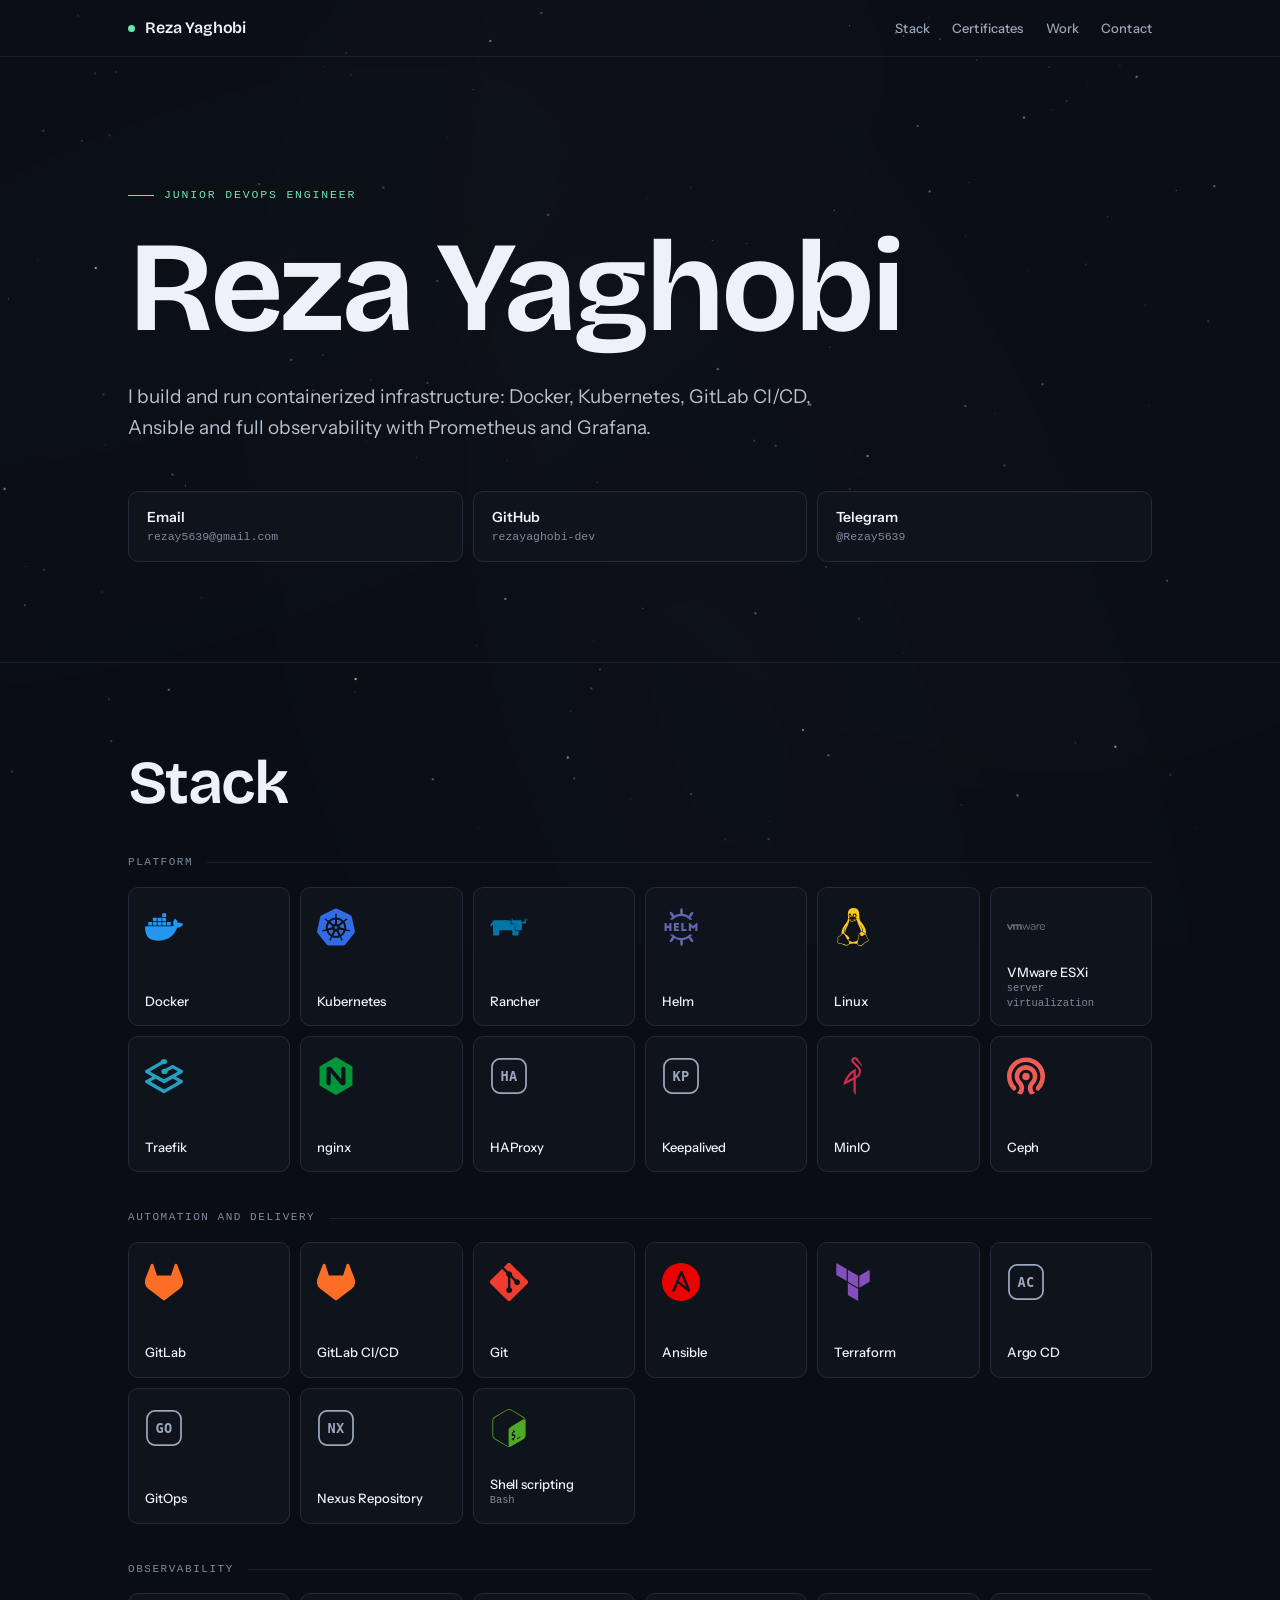
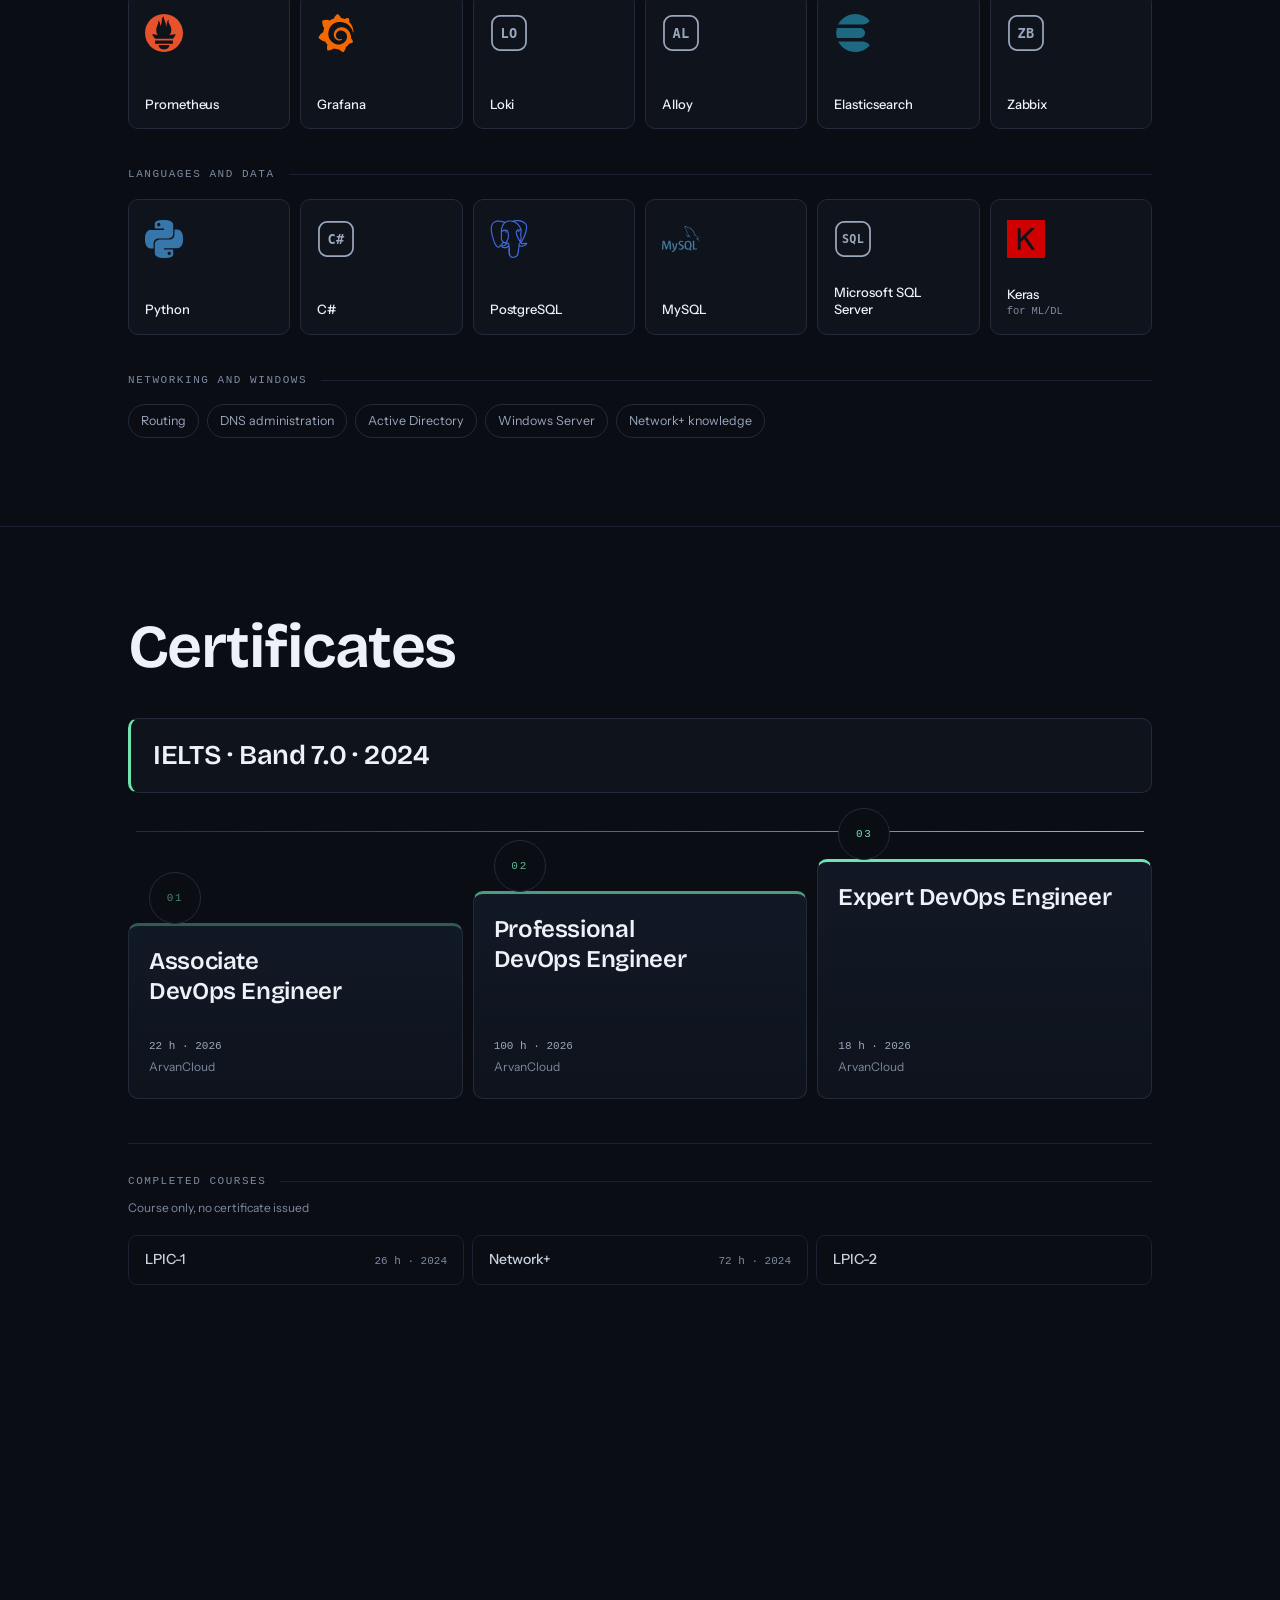
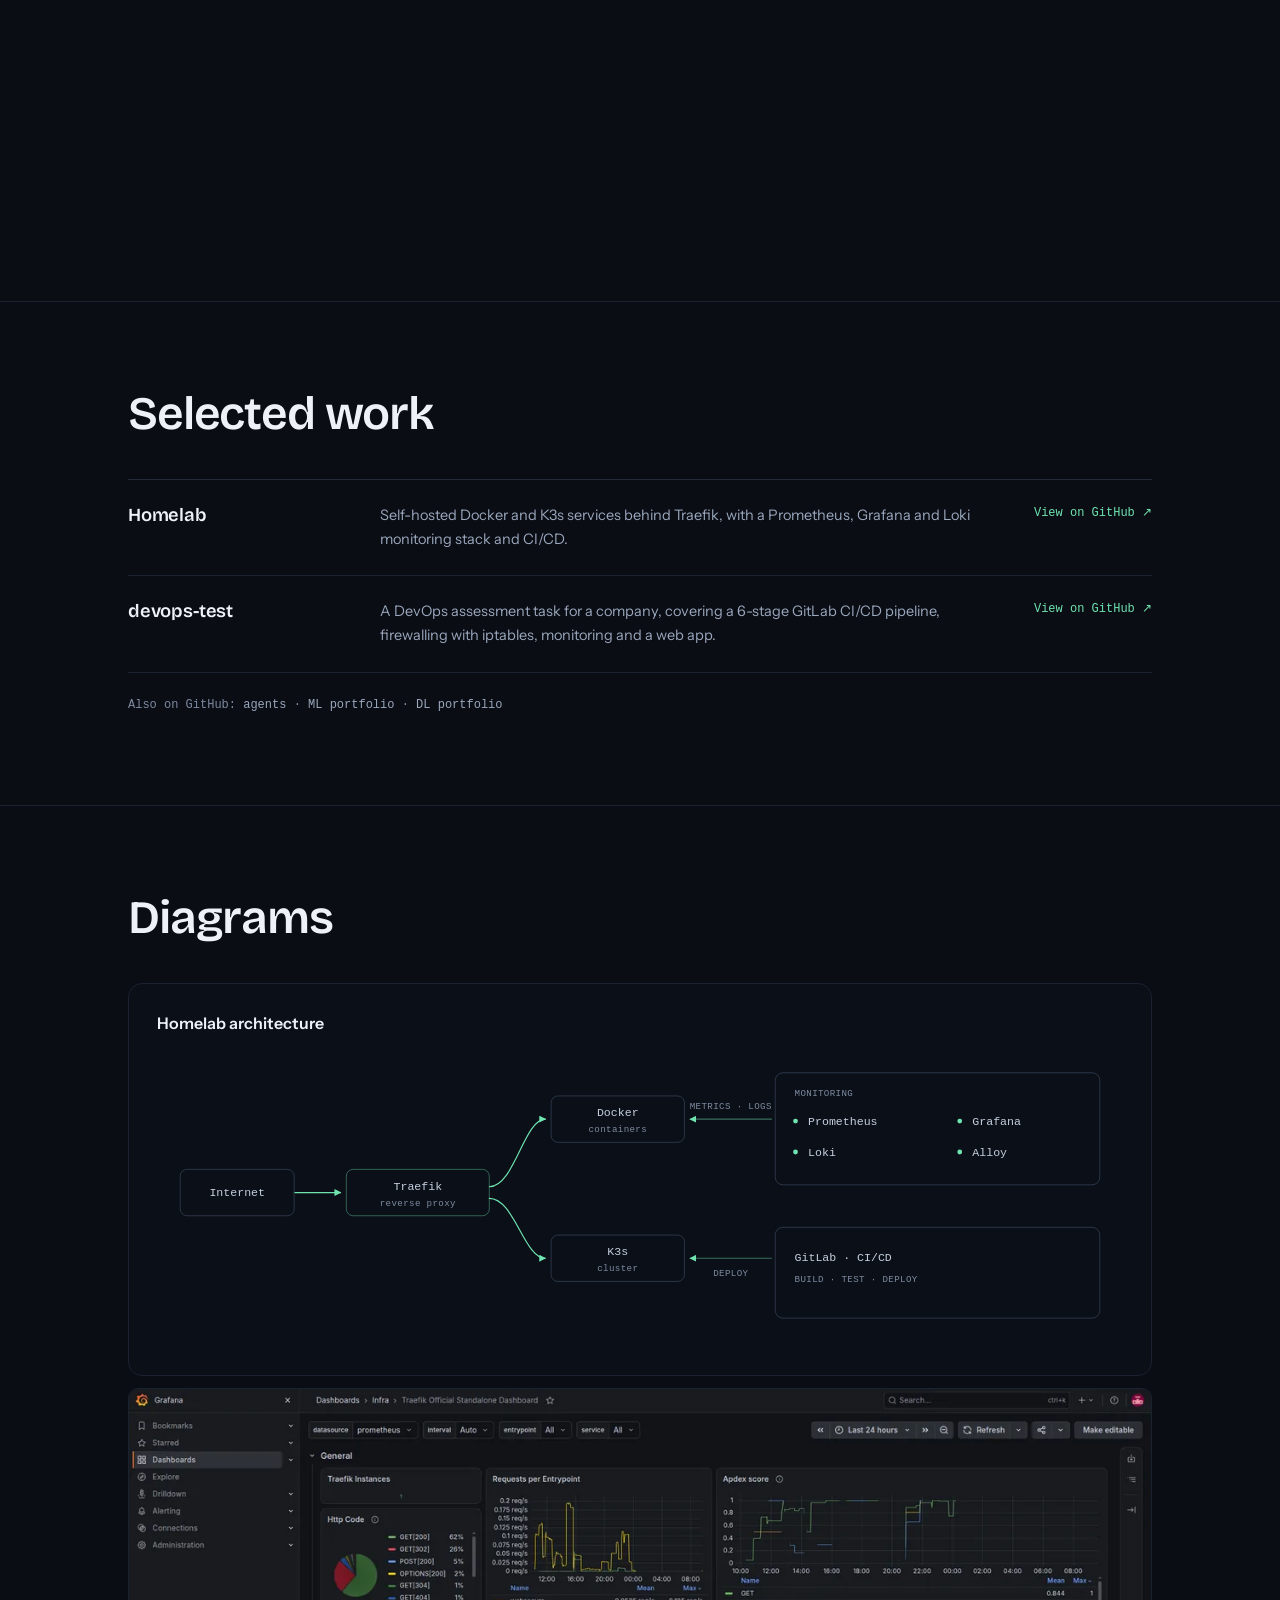
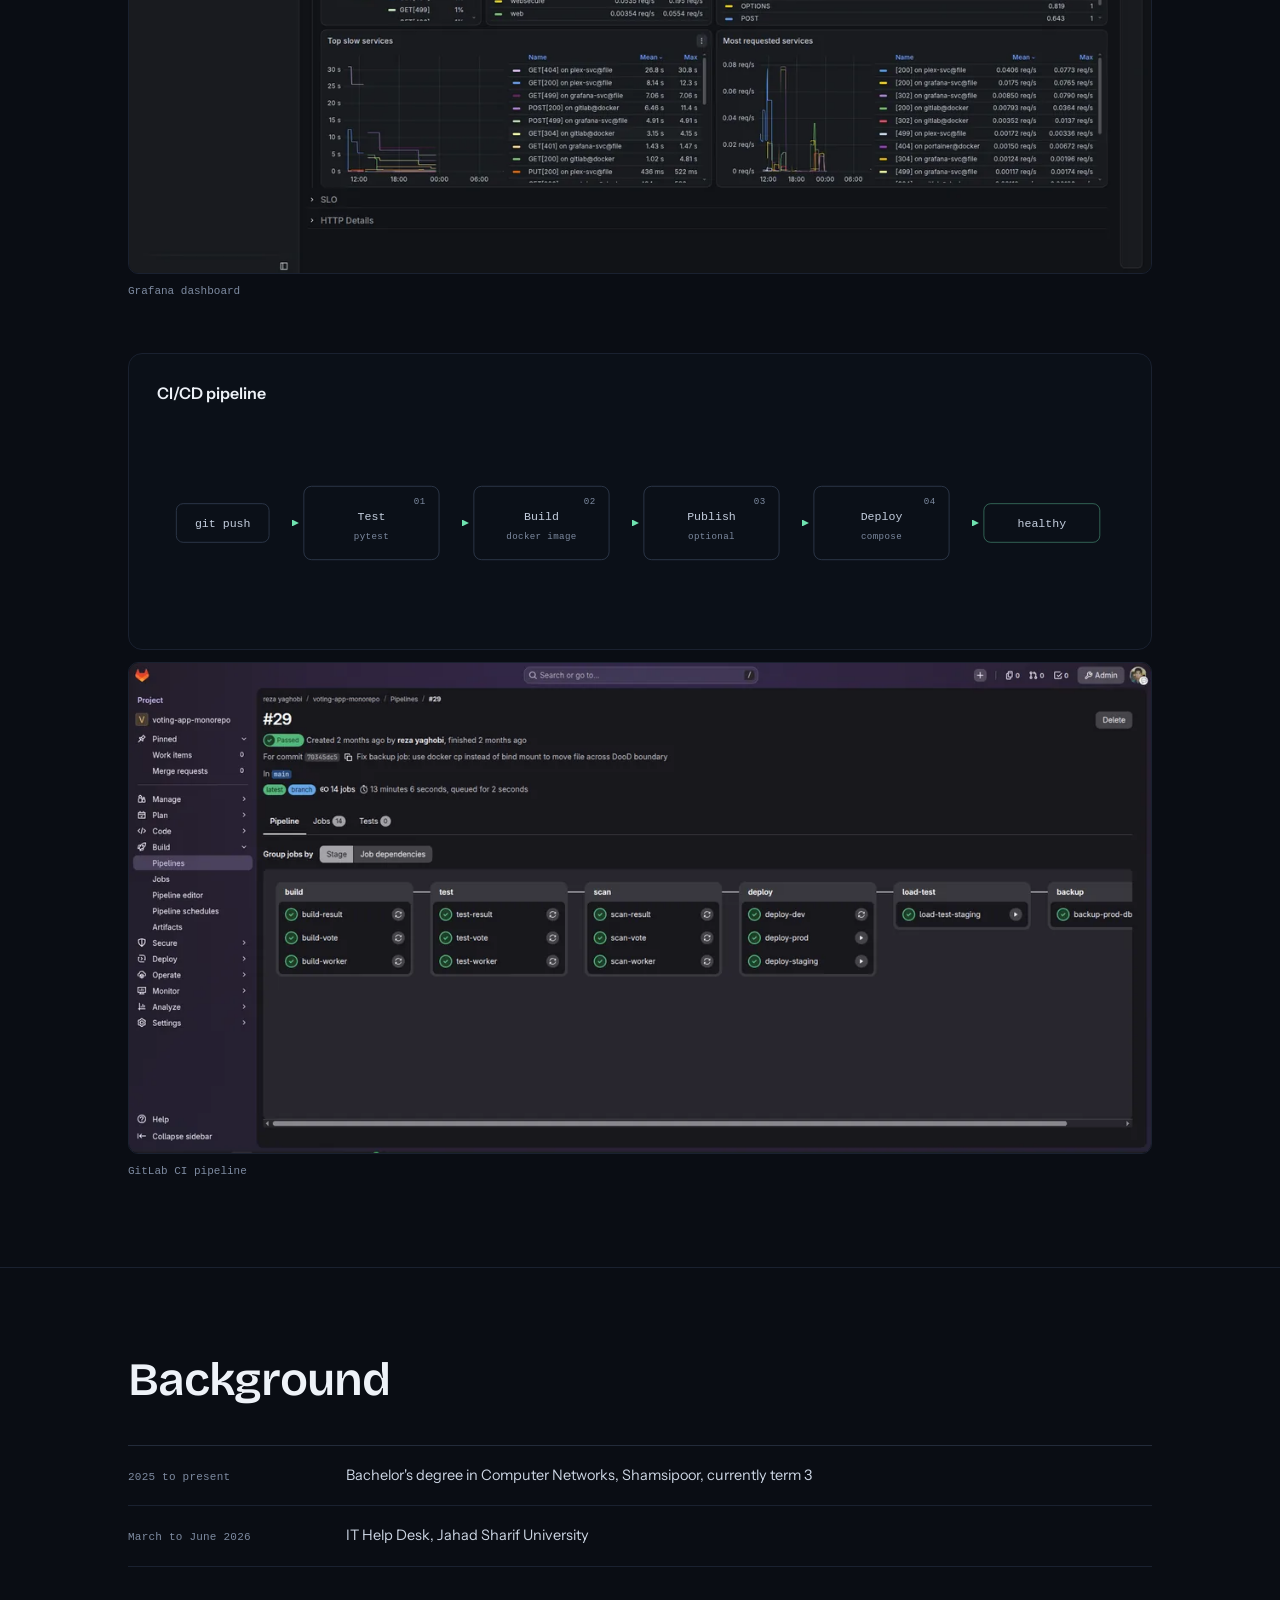
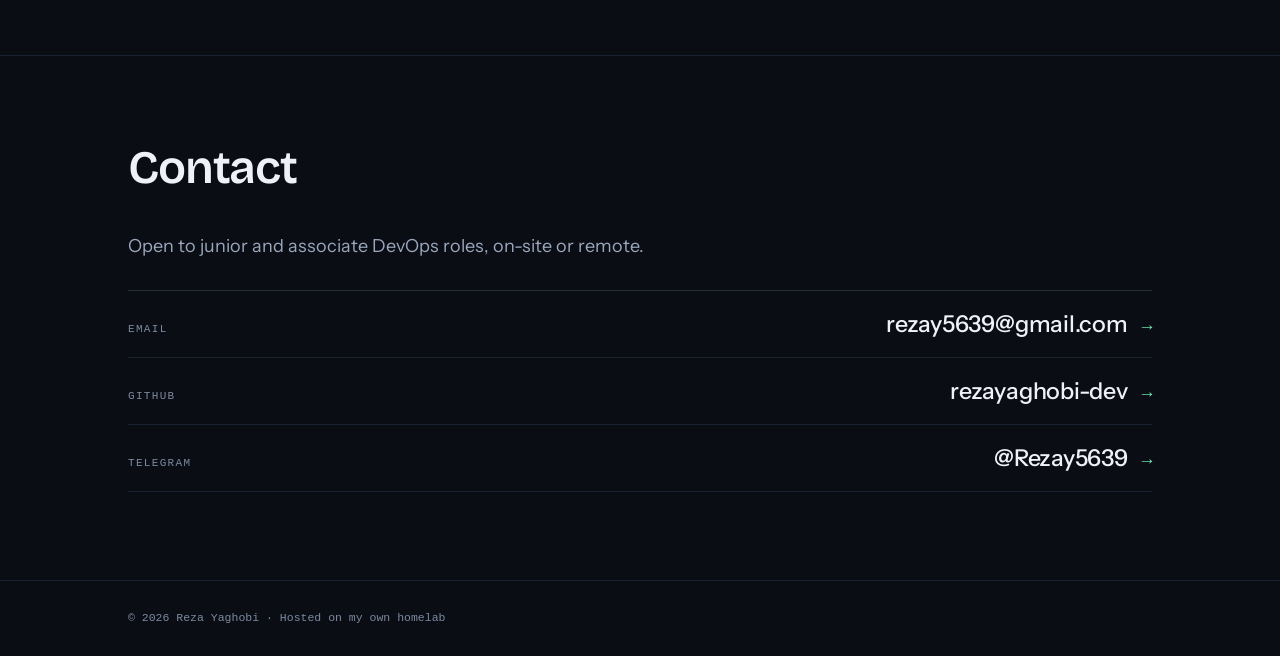
<file: index.html>
<!DOCTYPE html>
<html lang="en">
<head>
  <meta charset="utf-8">
  <meta name="viewport" content="width=device-width, initial-scale=1">
  <title>Reza Yaghobi · Junior DevOps engineer</title>
  <meta name="description" content="Reza Yaghobi is a junior DevOps engineer working with Docker, Kubernetes, GitLab CI/CD, Ansible, Prometheus and Grafana.">
  <meta name="theme-color" content="#0a0d14">
  <link rel="canonical" href="https://rezayaghobi.ir/">

  <meta property="og:type" content="website">
  <meta property="og:url" content="https://rezayaghobi.ir/">
  <meta property="og:title" content="Reza Yaghobi · Junior DevOps engineer">
  <meta property="og:description" content="Reza Yaghobi is a junior DevOps engineer working with Docker, Kubernetes, GitLab CI/CD, Ansible, Prometheus and Grafana.">
  <meta property="og:image" content="/assets/img/og.png">
  <meta property="og:image:alt" content="Reza Yaghobi — Junior DevOps engineer">
  <meta property="og:image:width" content="1200">
  <meta property="og:image:height" content="630">
  <meta name="twitter:card" content="summary_large_image">
  <meta name="twitter:title" content="Reza Yaghobi · Junior DevOps engineer">
  <meta name="twitter:description" content="Junior DevOps engineer working with Docker, Kubernetes, GitLab CI/CD, Ansible, Prometheus and Grafana.">
  <meta name="twitter:image" content="/assets/img/og.png">

  <link rel="icon" href="favicon.svg" type="image/svg+xml">
  <link rel="preload" href="assets/fonts/bricolage-grotesque-latin-wght-normal.woff2" as="font" type="font/woff2" crossorigin>
  <link rel="preload" href="assets/fonts/instrument-sans-latin-wght-normal.woff2" as="font" type="font/woff2" crossorigin>
  <link rel="stylesheet" href="assets/brand.css">
  <link rel="stylesheet" href="assets/style.css">
  <script src="assets/boot.js"></script>
</head>
<body>
  <a class="skip-link" href="#main">Skip to content</a>
  <div class="progress" aria-hidden="true"></div>

  <header class="site-header">
    <div class="wrap site-header__inner">
      <a class="brand" href="#main">Reza Yaghobi</a>
      <nav class="site-nav" aria-label="Main">
        <a href="#stack">Stack</a>
        <a href="#certificates">Certificates</a>
        <a href="#work">Work</a>
        <a href="#contact">Contact</a>
      </nav>
    </div>
  </header>

  <main id="main">
    <section class="hero" aria-labelledby="hero-title">
      <div class="wrap">
        <p class="hero__label">Junior DevOps engineer</p>
        <h1 class="hero__title" id="hero-title">Reza Yaghobi</h1>
        <p class="hero__lede">I build and run containerized infrastructure: Docker, Kubernetes, GitLab CI/CD, Ansible and full observability with Prometheus and Grafana.</p>
        <div class="hero__actions">
          <a class="action" href="mailto:rezay5639@gmail.com">
            <span class="action__label">Email</span>
            <span class="action__meta">rezay5639@gmail.com</span>
          </a>
          <a class="action" href="https://github.com/rezayaghobi-dev" rel="noopener noreferrer">
            <span class="action__label">GitHub</span>
            <span class="action__meta">rezayaghobi-dev</span>
          </a>
          <a class="action" href="https://t.me/Rezay5639" rel="noopener noreferrer">
            <span class="action__label">Telegram</span>
            <span class="action__meta">@Rezay5639</span>
          </a>
        </div>
      </div>
    </section>

    <section class="section section--stack reveal" id="stack" aria-labelledby="stack-title">
      <div class="wrap">
        <div class="section__head">
          <h2 class="section__title" id="stack-title">Stack</h2>
        </div>

        <h3 class="group-title">Platform</h3>
        <ul class="tiles">
          <li class="tile brand--docker">
            <img class="tile__icon" src="assets/icons/docker.svg" alt="" width="38" height="38" decoding="async" aria-hidden="true">
            <span class="tile__name">Docker</span>
          </li>
          <li class="tile brand--kubernetes">
            <img class="tile__icon" src="assets/icons/kubernetes.svg" alt="" width="38" height="38" decoding="async" aria-hidden="true">
            <span class="tile__name">Kubernetes</span>
          </li>
          <li class="tile brand--rancher">
            <img class="tile__icon" src="assets/icons/rancher.svg" alt="" width="38" height="38" decoding="async" aria-hidden="true">
            <span class="tile__name">Rancher</span>
          </li>
          <li class="tile brand--helm">
            <img class="tile__icon" src="assets/icons/helm.svg" alt="" width="38" height="38" decoding="async" aria-hidden="true">
            <span class="tile__name">Helm</span>
          </li>
          <li class="tile brand--linux">
            <img class="tile__icon" src="assets/icons/linux.svg" alt="" width="38" height="38" decoding="async" aria-hidden="true">
            <span class="tile__name">Linux</span>
          </li>
          <li class="tile brand--vmware">
            <img class="tile__icon" src="assets/icons/vmware.svg" alt="" width="38" height="38" decoding="async" aria-hidden="true">
            <span class="tile__name">VMware ESXi<span class="tile__note">server virtualization</span></span>
          </li>
          <li class="tile brand--traefik">
            <img class="tile__icon" src="assets/icons/traefik.svg" alt="" width="38" height="38" decoding="async" aria-hidden="true">
            <span class="tile__name">Traefik</span>
          </li>
          <li class="tile brand--nginx">
            <img class="tile__icon" src="assets/icons/nginx.svg" alt="" width="38" height="38" decoding="async" aria-hidden="true">
            <span class="tile__name">nginx</span>
          </li>
          <li class="tile brand--haproxy">
            <img class="tile__icon" src="assets/icons/haproxy.svg" alt="" width="38" height="38" decoding="async" aria-hidden="true">
            <span class="tile__name">HAProxy</span>
          </li>
          <li class="tile brand--keepalived">
            <img class="tile__icon" src="assets/icons/keepalived.svg" alt="" width="38" height="38" decoding="async" aria-hidden="true">
            <span class="tile__name">Keepalived</span>
          </li>
          <li class="tile brand--minio">
            <img class="tile__icon" src="assets/icons/minio.svg" alt="" width="38" height="38" decoding="async" aria-hidden="true">
            <span class="tile__name">MinIO</span>
          </li>
          <li class="tile brand--ceph">
            <img class="tile__icon" src="assets/icons/ceph.svg" alt="" width="38" height="38" decoding="async" aria-hidden="true">
            <span class="tile__name">Ceph</span>
          </li>
        </ul>

        <h3 class="group-title">Automation and delivery</h3>
        <ul class="tiles">
          <li class="tile brand--gitlab">
            <img class="tile__icon" src="assets/icons/gitlab.svg" alt="" width="38" height="38" decoding="async" aria-hidden="true">
            <span class="tile__name">GitLab</span>
          </li>
          <li class="tile brand--gitlab-ci">
            <img class="tile__icon" src="assets/icons/gitlab-ci.svg" alt="" width="38" height="38" decoding="async" aria-hidden="true">
            <span class="tile__name">GitLab CI/CD</span>
          </li>
          <li class="tile brand--git">
            <img class="tile__icon" src="assets/icons/git.svg" alt="" width="38" height="38" decoding="async" aria-hidden="true">
            <span class="tile__name">Git</span>
          </li>
          <li class="tile brand--ansible">
            <img class="tile__icon" src="assets/icons/ansible.svg" alt="" width="38" height="38" decoding="async" aria-hidden="true">
            <span class="tile__name">Ansible</span>
          </li>
          <li class="tile brand--terraform">
            <img class="tile__icon" src="assets/icons/terraform.svg" alt="" width="38" height="38" decoding="async" aria-hidden="true">
            <span class="tile__name">Terraform</span>
          </li>
          <li class="tile brand--argocd">
            <img class="tile__icon" src="assets/icons/argocd.svg" alt="" width="38" height="38" decoding="async" aria-hidden="true">
            <span class="tile__name">Argo CD</span>
          </li>
          <li class="tile brand--gitops">
            <img class="tile__icon" src="assets/icons/gitops.svg" alt="" width="38" height="38" decoding="async" aria-hidden="true">
            <span class="tile__name">GitOps</span>
          </li>
          <li class="tile brand--nexus">
            <img class="tile__icon" src="assets/icons/nexus.svg" alt="" width="38" height="38" decoding="async" aria-hidden="true">
            <span class="tile__name">Nexus Repository</span>
          </li>
          <li class="tile brand--bash">
            <img class="tile__icon" src="assets/icons/bash.svg" alt="" width="38" height="38" decoding="async" aria-hidden="true">
            <span class="tile__name">Shell scripting<span class="tile__note">Bash</span></span>
          </li>
        </ul>

        <h3 class="group-title">Observability</h3>
        <ul class="tiles">
          <li class="tile brand--prometheus">
            <img class="tile__icon" src="assets/icons/prometheus.svg" alt="" width="38" height="38" decoding="async" aria-hidden="true">
            <span class="tile__name">Prometheus</span>
          </li>
          <li class="tile brand--grafana">
            <img class="tile__icon" src="assets/icons/grafana.svg" alt="" width="38" height="38" decoding="async" aria-hidden="true">
            <span class="tile__name">Grafana</span>
          </li>
          <li class="tile brand--loki">
            <img class="tile__icon" src="assets/icons/loki.svg" alt="" width="38" height="38" decoding="async" aria-hidden="true">
            <span class="tile__name">Loki</span>
          </li>
          <li class="tile brand--alloy">
            <img class="tile__icon" src="assets/icons/alloy.svg" alt="" width="38" height="38" decoding="async" aria-hidden="true">
            <span class="tile__name">Alloy</span>
          </li>
          <li class="tile brand--elasticsearch">
            <img class="tile__icon" src="assets/icons/elasticsearch.svg" alt="" width="38" height="38" decoding="async" aria-hidden="true">
            <span class="tile__name">Elasticsearch</span>
          </li>
          <li class="tile brand--zabbix">
            <img class="tile__icon" src="assets/icons/zabbix.svg" alt="" width="38" height="38" decoding="async" aria-hidden="true">
            <span class="tile__name">Zabbix</span>
          </li>
        </ul>

        <h3 class="group-title">Languages and data</h3>
        <ul class="tiles">
          <li class="tile brand--python">
            <img class="tile__icon" src="assets/icons/python.svg" alt="" width="38" height="38" decoding="async" aria-hidden="true">
            <span class="tile__name">Python</span>
          </li>
          <li class="tile brand--csharp">
            <img class="tile__icon" src="assets/icons/csharp.svg" alt="" width="38" height="38" decoding="async" aria-hidden="true">
            <span class="tile__name">C#</span>
          </li>
          <li class="tile brand--postgresql">
            <img class="tile__icon" src="assets/icons/postgresql.svg" alt="" width="38" height="38" decoding="async" aria-hidden="true">
            <span class="tile__name">PostgreSQL</span>
          </li>
          <li class="tile brand--mysql">
            <img class="tile__icon" src="assets/icons/mysql.svg" alt="" width="38" height="38" decoding="async" aria-hidden="true">
            <span class="tile__name">MySQL</span>
          </li>
          <li class="tile brand--mssql">
            <img class="tile__icon" src="assets/icons/mssql.svg" alt="" width="38" height="38" decoding="async" aria-hidden="true">
            <span class="tile__name">Microsoft SQL Server</span>
          </li>
          <li class="tile brand--keras">
            <img class="tile__icon" src="assets/icons/keras.svg" alt="" width="38" height="38" decoding="async" aria-hidden="true">
            <span class="tile__name">Keras<span class="tile__note">for ML/DL</span></span>
          </li>
        </ul>

        <h3 class="group-title">Networking and Windows</h3>
        <ul class="chips">
          <li class="chip">Routing</li>
          <li class="chip">DNS administration</li>
          <li class="chip">Active Directory</li>
          <li class="chip">Windows Server</li>
          <li class="chip">Network+ knowledge</li>
        </ul>
      </div>
    </section>

    <section class="section section--certs reveal" id="certificates" aria-labelledby="certs-title">
      <div class="wrap">
        <div class="section__head">
          <h2 class="section__title" id="certs-title">Certificates</h2>
        </div>

        <p class="cert-ielts">IELTS · Band 7.0 · 2024</p>

        <ol class="ladder" aria-label="ArvanCloud DevOps track">
          <li class="cert-step">
            <span class="cert-step__num">01</span>
            <h3 class="cert-step__name">Associate DevOps Engineer</h3>
            <p class="cert-step__meta">22 h · 2026</p>
            <p class="cert-step__issuer">ArvanCloud</p>
          </li>
          <li class="cert-step">
            <span class="cert-step__num">02</span>
            <h3 class="cert-step__name">Professional DevOps Engineer</h3>
            <p class="cert-step__meta">100 h · 2026</p>
            <p class="cert-step__issuer">ArvanCloud</p>
          </li>
          <li class="cert-step">
            <span class="cert-step__num">03</span>
            <h3 class="cert-step__name">Expert DevOps Engineer</h3>
            <p class="cert-step__meta">18 h · 2026</p>
            <p class="cert-step__issuer">ArvanCloud</p>
          </li>
        </ol>

        <div class="certs-block">
          <h3 class="group-title">Completed courses</h3>
          <p class="group-sub">Course only, no certificate issued</p>
          <ul class="courses">
            <li class="course">
              <span class="course__name">LPIC-1</span>
              <span class="course__meta">26 h · 2024</span>
            </li>
            <li class="course">
              <span class="course__name">Network+</span>
              <span class="course__meta">72 h · 2024</span>
            </li>
            <li class="course">
              <span class="course__name">LPIC-2</span>
            </li>
          </ul>
        </div>
      </div>
    </section>

    <section class="section reveal" id="certificate-images" aria-labelledby="cert-images-title">
      <div class="wrap">
        <div class="section__head">
          <h2 class="section__title" id="cert-images-title">ArvanCloud certificates</h2>
        </div>

        <ul class="cert-gallery">
          <li class="cert-shot">
            <a class="cert-shot__frame" href="assets/img/cert-associate.webp" target="_blank" rel="noopener">
              <img src="assets/img/cert-associate.webp" width="1000" height="707" alt="ArvanCloud Associate DevOps Engineer certificate" loading="lazy" decoding="async">
            </a>
            <p class="cert-shot__caption">Associate DevOps Engineer</p>
          </li>
          <li class="cert-shot">
            <a class="cert-shot__frame" href="assets/img/cert-professional.webp" target="_blank" rel="noopener">
              <img src="assets/img/cert-professional.webp" width="1000" height="703" alt="ArvanCloud Professional DevOps Engineer certificate" loading="lazy" decoding="async">
            </a>
            <p class="cert-shot__caption">Professional DevOps Engineer</p>
          </li>
          <li class="cert-shot">
            <a class="cert-shot__frame" href="assets/img/cert-expert.webp" target="_blank" rel="noopener">
              <img src="assets/img/cert-expert.webp" width="1000" height="706" alt="ArvanCloud Expert DevOps Engineer certificate" loading="lazy" decoding="async">
            </a>
            <p class="cert-shot__caption">Expert DevOps Engineer</p>
          </li>
        </ul>
      </div>
    </section>

    <section class="section reveal" id="work" aria-labelledby="work-title">
      <div class="wrap">
        <div class="section__head">
          <h2 class="section__title" id="work-title">Selected work</h2>
        </div>

        <ul class="work-list">
          <li class="work-row">
            <h3 class="work-row__title">Homelab</h3>
            <p class="work-row__text">Self-hosted Docker and K3s services behind Traefik, with a Prometheus, Grafana and Loki monitoring stack and CI/CD.</p>
            <a class="work-row__link" href="https://github.com/rezayaghobi-dev/homelab" rel="noopener noreferrer">View on GitHub ↗</a>
          </li>
          <li class="work-row">
            <h3 class="work-row__title">devops-test</h3>
            <p class="work-row__text">A DevOps assessment task for a company, covering a 6-stage GitLab CI/CD pipeline, firewalling with iptables, monitoring and a web app.</p>
            <a class="work-row__link" href="https://github.com/rezayaghobi-dev/devops-test" rel="noopener noreferrer">View on GitHub ↗</a>
          </li>
        </ul>

        <p class="work-more">Also on GitHub: <a href="https://github.com/rezayaghobi-dev/agents" rel="noopener noreferrer">agents</a> · <a href="https://github.com/rezayaghobi-dev/ML-portfolio" rel="noopener noreferrer">ML portfolio</a> · <a href="https://github.com/rezayaghobi-dev/DL-portfolio" rel="noopener noreferrer">DL portfolio</a></p>
      </div>
    </section>

    <section class="section reveal" id="diagrams" aria-labelledby="diagrams-title">
      <div class="wrap">
        <div class="section__head">
          <h2 class="section__title" id="diagrams-title">Diagrams</h2>
        </div>

        <div class="diagram-block">
          <div class="diagram">
            <h3 class="diagram__title">Homelab architecture</h3>
            <svg class="diagram--wide" viewBox="0 0 1000 320" role="img" aria-labelledby="hl-w-title hl-w-desc">
              <title id="hl-w-title">Homelab architecture</title>
              <desc id="hl-w-desc">Internet traffic reaches Traefik, which proxies to Docker and K3s workloads. A monitoring group runs Prometheus, Grafana, Loki and Alloy, and GitLab CI/CD deploys the workloads.</desc>
              <defs>
                <marker id="arrow-hl-w" viewBox="0 0 8 8" refX="7" refY="4" markerWidth="6" markerHeight="6" orient="auto">
                  <path d="M0 0 L8 4 L0 8 Z" fill="#6fe3b0"/>
                </marker>
              </defs>

              <path class="dg-line dg-soft draw" pathLength="1" d="M636 84 H552" marker-end="url(#arrow-hl-w)"/>
              <path class="dg-line dg-soft draw d2" pathLength="1" d="M636 228 H552" marker-end="url(#arrow-hl-w)"/>
              <path class="dg-line draw" pathLength="1" d="M142 160 H190" marker-end="url(#arrow-hl-w)"/>
              <path class="dg-line draw d2" pathLength="1" d="M344 154 C370 154 380 84 402 84" marker-end="url(#arrow-hl-w)"/>
              <path class="dg-line draw d3" pathLength="1" d="M344 166 C370 166 380 228 402 228" marker-end="url(#arrow-hl-w)"/>

              <rect class="dg-box" x="24" y="136" width="118" height="48" rx="7"/>
              <text class="dg-text" x="83" y="160" text-anchor="middle" dominant-baseline="middle">Internet</text>

              <rect class="dg-box dg-box--accent" x="196" y="136" width="148" height="48" rx="7"/>
              <text class="dg-text" x="270" y="154" text-anchor="middle" dominant-baseline="middle">Traefik</text>
              <text class="dg-sub" x="270" y="171" text-anchor="middle" dominant-baseline="middle">reverse proxy</text>

              <rect class="dg-box" x="408" y="60" width="138" height="48" rx="7"/>
              <text class="dg-text" x="477" y="78" text-anchor="middle" dominant-baseline="middle">Docker</text>
              <text class="dg-sub" x="477" y="95" text-anchor="middle" dominant-baseline="middle">containers</text>

              <rect class="dg-box" x="408" y="204" width="138" height="48" rx="7"/>
              <text class="dg-text" x="477" y="222" text-anchor="middle" dominant-baseline="middle">K3s</text>
              <text class="dg-sub" x="477" y="239" text-anchor="middle" dominant-baseline="middle">cluster</text>

              <rect class="dg-box" x="640" y="36" width="336" height="116" rx="8"/>
              <text class="dg-sub" x="660" y="58" dominant-baseline="middle">MONITORING</text>
              <circle class="dg-node" cx="661" cy="86" r="2.5"/>
              <text class="dg-text" x="674" y="87" dominant-baseline="middle">Prometheus</text>
              <circle class="dg-node" cx="831" cy="86" r="2.5"/>
              <text class="dg-text" x="844" y="87" dominant-baseline="middle">Grafana</text>
              <circle class="dg-node" cx="661" cy="118" r="2.5"/>
              <text class="dg-text" x="674" y="119" dominant-baseline="middle">Loki</text>
              <circle class="dg-node" cx="831" cy="118" r="2.5"/>
              <text class="dg-text" x="844" y="119" dominant-baseline="middle">Alloy</text>

              <rect class="dg-box" x="640" y="196" width="336" height="94" rx="8"/>
              <text class="dg-text" x="660" y="228" dominant-baseline="middle">GitLab · CI/CD</text>
              <text class="dg-sub" x="660" y="250" dominant-baseline="middle">BUILD · TEST · DEPLOY</text>

              <text class="dg-sub" x="594" y="74" text-anchor="middle">METRICS · LOGS</text>
              <text class="dg-sub" x="594" y="246" text-anchor="middle">DEPLOY</text>
            </svg>

            <svg class="diagram--narrow" viewBox="0 0 340 560" role="img" aria-labelledby="hl-n-title hl-n-desc">
              <title id="hl-n-title">Homelab architecture</title>
              <desc id="hl-n-desc">Internet traffic reaches Traefik, which proxies to Docker and K3s workloads. A monitoring group runs Prometheus, Grafana, Loki and Alloy, and GitLab CI/CD deploys the workloads.</desc>
              <defs>
                <marker id="arrow-hl-n" viewBox="0 0 8 8" refX="7" refY="4" markerWidth="6" markerHeight="6" orient="auto">
                  <path d="M0 0 L8 4 L0 8 Z" fill="#6fe3b0"/>
                </marker>
              </defs>

              <path class="dg-line draw" pathLength="1" d="M170 58 V88" marker-end="url(#arrow-hl-n)"/>
              <path class="dg-line draw d2" pathLength="1" d="M170 140 V156 H94 V176" marker-end="url(#arrow-hl-n)"/>
              <path class="dg-line draw d2" pathLength="1" d="M170 156 H248 V176" marker-end="url(#arrow-hl-n)"/>
              <path class="dg-line dg-soft draw d3" pathLength="1" d="M94 276 V234" marker-end="url(#arrow-hl-n)"/>
              <path class="dg-line dg-soft draw d3" pathLength="1" d="M248 276 V234" marker-end="url(#arrow-hl-n)"/>
              <path class="dg-line dg-soft draw d4" pathLength="1" d="M316 472 H330 V205 H320" marker-end="url(#arrow-hl-n)"/>

              <rect class="dg-box" x="95" y="16" width="150" height="42" rx="7"/>
              <text class="dg-text" x="170" y="37" text-anchor="middle" dominant-baseline="middle">Internet</text>

              <rect class="dg-box dg-box--accent" x="90" y="94" width="160" height="46" rx="7"/>
              <text class="dg-text" x="170" y="111" text-anchor="middle" dominant-baseline="middle">Traefik</text>
              <text class="dg-sub" x="170" y="127" text-anchor="middle" dominant-baseline="middle">reverse proxy</text>

              <rect class="dg-box" x="24" y="182" width="140" height="46" rx="7"/>
              <text class="dg-text" x="94" y="205" text-anchor="middle" dominant-baseline="middle">Docker</text>

              <rect class="dg-box" x="180" y="182" width="136" height="46" rx="7"/>
              <text class="dg-text" x="248" y="205" text-anchor="middle" dominant-baseline="middle">K3s</text>

              <rect class="dg-box" x="24" y="276" width="292" height="100" rx="8"/>
              <text class="dg-sub" x="40" y="298" dominant-baseline="middle">MONITORING</text>
              <circle class="dg-node" cx="41" cy="326" r="2.5"/>
              <text class="dg-text" x="54" y="327" dominant-baseline="middle">Prometheus</text>
              <circle class="dg-node" cx="181" cy="326" r="2.5"/>
              <text class="dg-text" x="194" y="327" dominant-baseline="middle">Grafana</text>
              <circle class="dg-node" cx="41" cy="352" r="2.5"/>
              <text class="dg-text" x="54" y="353" dominant-baseline="middle">Loki</text>
              <circle class="dg-node" cx="181" cy="352" r="2.5"/>
              <text class="dg-text" x="194" y="353" dominant-baseline="middle">Alloy</text>

              <rect class="dg-box" x="24" y="424" width="292" height="96" rx="8"/>
              <text class="dg-text" x="40" y="452" dominant-baseline="middle">GitLab · CI/CD</text>
              <text class="dg-sub" x="40" y="474" dominant-baseline="middle">BUILD · TEST · DEPLOY</text>
              <text class="dg-sub" x="40" y="496" dominant-baseline="middle">DEPLOY TO WORKLOADS</text>
            </svg>
          </div>

          <figure class="shot">
            <div class="shot__frame">
              <img src="assets/img/dashboard-1200.webp" width="1200" height="568" alt="Grafana dashboard showing a metrics graph" loading="lazy" decoding="async">
            </div>
            <figcaption>Grafana dashboard</figcaption>
          </figure>
        </div>

        <div class="diagram-block">
          <div class="diagram">
            <h3 class="diagram__title">CI/CD pipeline</h3>
            <svg class="diagram--wide" viewBox="0 0 1000 220" role="img" aria-labelledby="ci-w-title ci-w-desc">
              <title id="ci-w-title">CI/CD pipeline</title>
              <desc id="ci-w-desc">A commit is pushed, then the pipeline runs the test, build, publish and deploy stages in order, and ends with a healthy container.</desc>
              <defs>
                <marker id="arrow-ci-w" viewBox="0 0 8 8" refX="7" refY="4" markerWidth="6" markerHeight="6" orient="auto">
                  <path d="M0 0 L8 4 L0 8 Z" fill="#6fe3b0"/>
                </marker>
              </defs>

              <path class="dg-line draw" pathLength="1" d="M116 118 H146" marker-end="url(#arrow-ci-w)"/>
              <path class="dg-line draw d2" pathLength="1" d="M292 118 H322" marker-end="url(#arrow-ci-w)"/>
              <path class="dg-line draw d3" pathLength="1" d="M468 118 H498" marker-end="url(#arrow-ci-w)"/>
              <path class="dg-line draw d4" pathLength="1" d="M644 118 H674" marker-end="url(#arrow-ci-w)"/>
              <path class="dg-line draw d5" pathLength="1" d="M820 118 H850" marker-end="url(#arrow-ci-w)"/>

              <rect class="dg-box" x="20" y="98" width="96" height="40" rx="7"/>
              <text class="dg-text" x="68" y="119" text-anchor="middle" dominant-baseline="middle">git push</text>

              <rect class="dg-box" x="152" y="80" width="140" height="76" rx="8"/>
              <text class="dg-sub" x="278" y="98" text-anchor="end">01</text>
              <text class="dg-text" x="222" y="112" text-anchor="middle" dominant-baseline="middle">Test</text>
              <text class="dg-sub" x="222" y="132" text-anchor="middle" dominant-baseline="middle">pytest</text>

              <rect class="dg-box" x="328" y="80" width="140" height="76" rx="8"/>
              <text class="dg-sub" x="454" y="98" text-anchor="end">02</text>
              <text class="dg-text" x="398" y="112" text-anchor="middle" dominant-baseline="middle">Build</text>
              <text class="dg-sub" x="398" y="132" text-anchor="middle" dominant-baseline="middle">docker image</text>

              <rect class="dg-box" x="504" y="80" width="140" height="76" rx="8"/>
              <text class="dg-sub" x="630" y="98" text-anchor="end">03</text>
              <text class="dg-text" x="574" y="112" text-anchor="middle" dominant-baseline="middle">Publish</text>
              <text class="dg-sub" x="574" y="132" text-anchor="middle" dominant-baseline="middle">optional</text>

              <rect class="dg-box" x="680" y="80" width="140" height="76" rx="8"/>
              <text class="dg-sub" x="806" y="98" text-anchor="end">04</text>
              <text class="dg-text" x="750" y="112" text-anchor="middle" dominant-baseline="middle">Deploy</text>
              <text class="dg-sub" x="750" y="132" text-anchor="middle" dominant-baseline="middle">compose</text>

              <rect class="dg-box dg-box--accent" x="856" y="98" width="120" height="40" rx="7"/>
              <text class="dg-text" x="916" y="119" text-anchor="middle" dominant-baseline="middle">healthy</text>
            </svg>

            <svg class="diagram--narrow" viewBox="0 0 340 520" role="img" aria-labelledby="ci-n-title ci-n-desc">
              <title id="ci-n-title">CI/CD pipeline</title>
              <desc id="ci-n-desc">A commit is pushed, then the pipeline runs the test, build, publish and deploy stages in order, and ends with a healthy container.</desc>
              <defs>
                <marker id="arrow-ci-n" viewBox="0 0 8 8" refX="7" refY="4" markerWidth="6" markerHeight="6" orient="auto">
                  <path d="M0 0 L8 4 L0 8 Z" fill="#6fe3b0"/>
                </marker>
              </defs>

              <path class="dg-line draw" pathLength="1" d="M170 56 V84" marker-end="url(#arrow-ci-n)"/>
              <path class="dg-line draw d2" pathLength="1" d="M170 154 V178" marker-end="url(#arrow-ci-n)"/>
              <path class="dg-line draw d3" pathLength="1" d="M170 248 V272" marker-end="url(#arrow-ci-n)"/>
              <path class="dg-line draw d4" pathLength="1" d="M170 342 V366" marker-end="url(#arrow-ci-n)"/>
              <path class="dg-line draw d5" pathLength="1" d="M170 436 V460" marker-end="url(#arrow-ci-n)"/>

              <rect class="dg-box" x="110" y="16" width="120" height="40" rx="7"/>
              <text class="dg-text" x="170" y="37" text-anchor="middle" dominant-baseline="middle">git push</text>

              <rect class="dg-box" x="50" y="90" width="240" height="64" rx="8"/>
              <text class="dg-sub" x="276" y="108" text-anchor="end">01</text>
              <text class="dg-text" x="170" y="116" text-anchor="middle" dominant-baseline="middle">Test</text>
              <text class="dg-sub" x="170" y="137" text-anchor="middle" dominant-baseline="middle">pytest</text>

              <rect class="dg-box" x="50" y="184" width="240" height="64" rx="8"/>
              <text class="dg-sub" x="276" y="202" text-anchor="end">02</text>
              <text class="dg-text" x="170" y="210" text-anchor="middle" dominant-baseline="middle">Build</text>
              <text class="dg-sub" x="170" y="231" text-anchor="middle" dominant-baseline="middle">docker image</text>

              <rect class="dg-box" x="50" y="278" width="240" height="64" rx="8"/>
              <text class="dg-sub" x="276" y="296" text-anchor="end">03</text>
              <text class="dg-text" x="170" y="304" text-anchor="middle" dominant-baseline="middle">Publish</text>
              <text class="dg-sub" x="170" y="325" text-anchor="middle" dominant-baseline="middle">optional</text>

              <rect class="dg-box" x="50" y="372" width="240" height="64" rx="8"/>
              <text class="dg-sub" x="276" y="390" text-anchor="end">04</text>
              <text class="dg-text" x="170" y="398" text-anchor="middle" dominant-baseline="middle">Deploy</text>
              <text class="dg-sub" x="170" y="419" text-anchor="middle" dominant-baseline="middle">compose</text>

              <rect class="dg-box dg-box--accent" x="100" y="460" width="140" height="40" rx="7"/>
              <text class="dg-text" x="170" y="481" text-anchor="middle" dominant-baseline="middle">healthy</text>
            </svg>
          </div>

          <figure class="shot">
            <div class="shot__frame">
              <img src="assets/img/pipeline-1200.webp" width="1200" height="575" alt="Green GitLab CI pipeline, all stages passed" loading="lazy" decoding="async">
            </div>
            <figcaption>GitLab CI pipeline</figcaption>
          </figure>
        </div>
      </div>
    </section>

    <section class="section reveal" id="background" aria-labelledby="background-title">
      <div class="wrap">
        <div class="section__head">
          <h2 class="section__title" id="background-title">Background</h2>
        </div>
        <ol class="timeline">
          <li class="timeline__item">
            <span class="timeline__when">2025 to present</span>
            <p class="timeline__what">Bachelor's degree in Computer Networks, Shamsipoor, currently term 3</p>
          </li>
          <li class="timeline__item">
            <span class="timeline__when">March to June 2026</span>
            <p class="timeline__what">IT Help Desk, Jahad Sharif University</p>
          </li>
        </ol>
      </div>
    </section>

    <section class="section reveal" id="contact" aria-labelledby="contact-title">
      <div class="wrap">
        <div class="section__head">
          <h2 class="section__title" id="contact-title">Contact</h2>
        </div>
        <p class="contact__lede">Open to junior and associate DevOps roles, on-site or remote.</p>
        <div class="contact-rows">
          <a class="contact-row" href="mailto:rezay5639@gmail.com">
            <span class="contact-row__label">Email</span>
            <span class="contact-row__value">rezay5639@gmail.com <span class="contact-row__arrow" aria-hidden="true">→</span></span>
          </a>
          <a class="contact-row" href="https://github.com/rezayaghobi-dev" rel="noopener noreferrer">
            <span class="contact-row__label">GitHub</span>
            <span class="contact-row__value">rezayaghobi-dev <span class="contact-row__arrow" aria-hidden="true">→</span></span>
          </a>
          <a class="contact-row" href="https://t.me/Rezay5639" rel="noopener noreferrer">
            <span class="contact-row__label">Telegram</span>
            <span class="contact-row__value">@Rezay5639 <span class="contact-row__arrow" aria-hidden="true">→</span></span>
          </a>
        </div>
      </div>
    </section>
  </main>

  <footer class="site-footer">
    <div class="wrap">© 2026 Reza Yaghobi · Hosted on my own homelab</div>
  </footer>

  <script src="assets/app.js" defer></script>
</body>
</html>
</file>
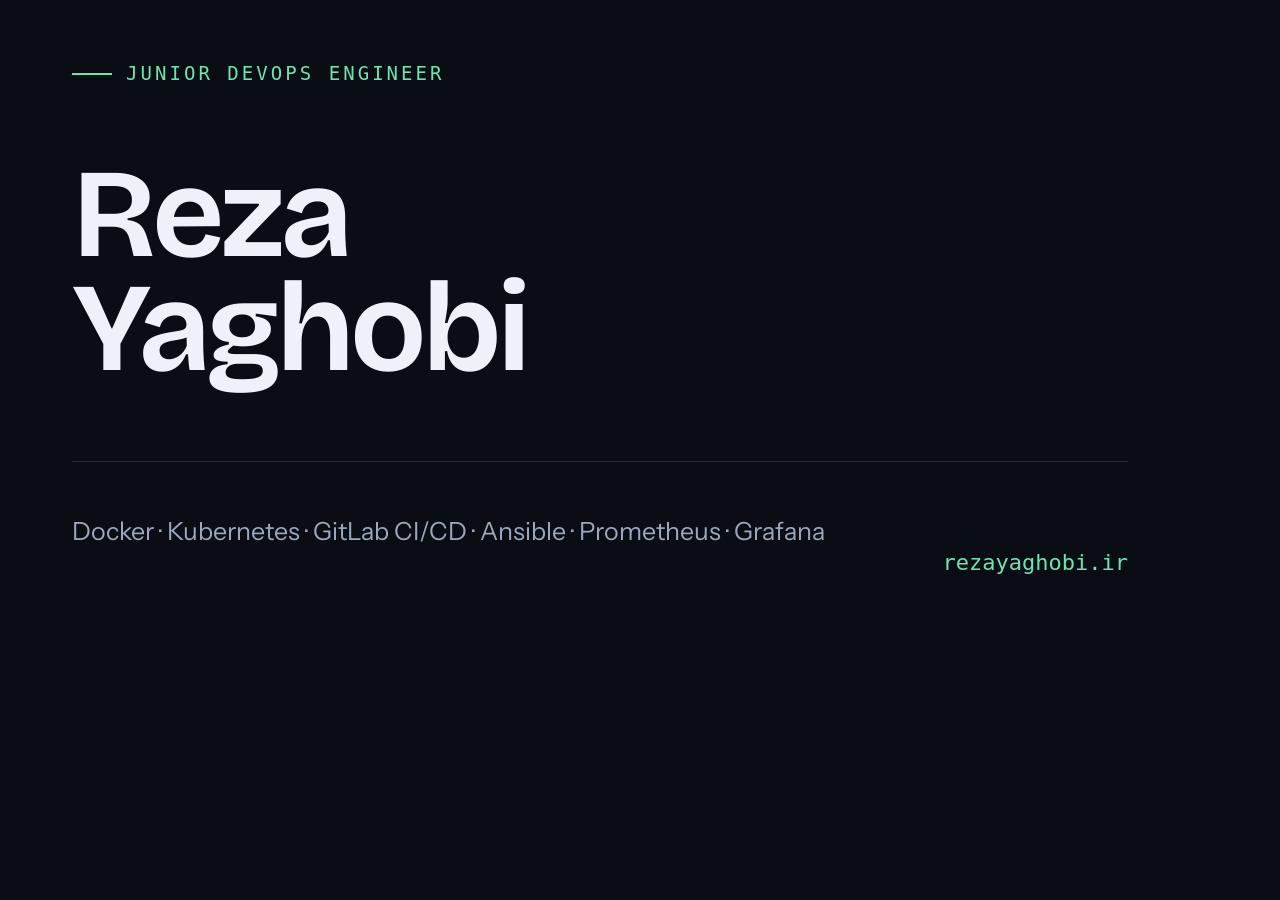
<file: tools/og.html>
<!DOCTYPE html>
<html lang="en">
<head>
<meta charset="utf-8">
<title>Open Graph card</title>
<style>
  @font-face {
    font-family: "Bricolage Grotesque";
    src: url("../assets/fonts/bricolage-grotesque-latin-wght-normal.woff2") format("woff2");
    font-weight: 200 800;
    font-display: block;
  }
  @font-face {
    font-family: "Instrument Sans";
    src: url("../assets/fonts/instrument-sans-latin-wght-normal.woff2") format("woff2");
    font-weight: 400 700;
    font-display: block;
  }
  * { box-sizing: border-box; }
  html, body { margin: 0; width: 1200px; height: 630px; }
  body {
    display: flex;
    flex-direction: column;
    justify-content: space-between;
    padding: 64px 72px 56px;
    background: #0a0d14;
    color: #eef2f8;
    font-family: "Instrument Sans", system-ui, sans-serif;
    overflow: hidden;
  }
  .top { display: flex; align-items: center; gap: 14px; color: #6fe3b0; font: 500 19px/1 ui-monospace, Menlo, monospace; letter-spacing: .16em; text-transform: uppercase; }
  .top::before { content: ""; width: 40px; height: 2px; background: #6fe3b0; }
  h1 { margin: 0; font-family: "Bricolage Grotesque", sans-serif; font-weight: 650; font-size: 126px; line-height: .9; letter-spacing: -.04em; }
  .bottom { display: flex; align-items: flex-end; justify-content: space-between; border-top: 1px solid #232b3a; padding-top: 26px; }
  .stack { max-width: 760px; color: #9aa7bc; font-size: 25px; line-height: 1.45; }
  .domain { color: #6fe3b0; font: 400 22px/1 ui-monospace, Menlo, monospace; }
</style>
</head>
<body>
  <div class="top">Junior DevOps engineer</div>
  <h1>Reza<br>Yaghobi</h1>
  <div class="bottom">
    <p class="stack">Docker · Kubernetes · GitLab CI/CD · Ansible · Prometheus · Grafana</p>
    <span class="domain">rezayaghobi.ir</span>
  </div>
</body>
</html>
</file>
<file: assets/brand.css>
/* Generated by tools/build-icons.mjs. Do not edit by hand. */
/* Brand colours are lightened where needed to reach 3:1 on #0a0d14. */
.brand--docker{--brand:#2496ed}
.brand--kubernetes{--brand:#326ce5}
.brand--rancher{--brand:#0075a8}
.brand--helm{--brand:#6267b2}
.brand--linux{--brand:#fcc624}
.brand--vmware{--brand:#607078}
.brand--traefik{--brand:#24a1c1}
.brand--nginx{--brand:#009639}
.brand--minio{--brand:#c72e49}
.brand--ceph{--brand:#ef5c55}
.brand--gitlab{--brand:#fc6d26}
.brand--gitlab-ci{--brand:#fc6d26}
.brand--git{--brand:#f03c2e}
.brand--ansible{--brand:#ee0000}
.brand--terraform{--brand:#844fba}
.brand--bash{--brand:#4eaa25}
.brand--prometheus{--brand:#e6522c}
.brand--grafana{--brand:#f46800}
.brand--elasticsearch{--brand:#1e6982}
.brand--python{--brand:#3776ab}
.brand--postgresql{--brand:#4169e1}
.brand--mysql{--brand:#4479a1}
.brand--keras{--brand:#d00000}
.brand--haproxy{--brand:#9aa7bc}
.brand--keepalived{--brand:#9aa7bc}
.brand--argocd{--brand:#9aa7bc}
.brand--gitops{--brand:#9aa7bc}
.brand--nexus{--brand:#9aa7bc}
.brand--loki{--brand:#9aa7bc}
.brand--alloy{--brand:#9aa7bc}
.brand--zabbix{--brand:#9aa7bc}
.brand--csharp{--brand:#9aa7bc}
.brand--mssql{--brand:#9aa7bc}
</file>
<file: assets/style.css>
/* ---------------------------------------------------------------
   Reza Yaghobi — personal site
   Tokens, base, layout, components, motion, responsive.
   --------------------------------------------------------------- */

@font-face {
  font-family: "Bricolage Grotesque";
  src: url("fonts/bricolage-grotesque-latin-wght-normal.woff2") format("woff2");
  font-weight: 200 800;
  font-style: normal;
  font-display: swap;
}

@font-face {
  font-family: "Instrument Sans";
  src: url("fonts/instrument-sans-latin-wght-normal.woff2") format("woff2");
  font-weight: 400 700;
  font-style: normal;
  font-display: swap;
}

:root {
  color-scheme: dark;

  --bg: #0a0d14;
  --surface: #0e131c;
  --surface-2: #121926;
  --line: #232b3a;
  --line-soft: #1a2130;
  --text: #eef2f8;
  --muted: #9aa7bc;
  --faint: #7d8aa0;
  --accent: #6fe3b0;
  --accent-dim: rgba(111, 227, 176, 0.4);

  --display: "Bricolage Grotesque", "Instrument Sans", system-ui, -apple-system,
    "Segoe UI", Roboto, Helvetica, Arial, sans-serif;
  --sans: "Instrument Sans", system-ui, -apple-system, "Segoe UI", Roboto,
    Helvetica, Arial, sans-serif;
  --mono: ui-monospace, "SFMono-Regular", Menlo, Consolas, "Liberation Mono",
    monospace;

  --wrap: 1120px;
  --gutter: clamp(20px, 5vw, 48px);
  --radius: 14px;
  --radius-sm: 10px;
  --ease: cubic-bezier(0.2, 0.6, 0.2, 1);
}

*,
*::before,
*::after {
  box-sizing: border-box;
}

html {
  scroll-padding-top: 24px;
  -webkit-text-size-adjust: 100%;
}

body {
  margin: 0;
  background: var(--bg);
  color: var(--text);
  font: 400 16px/1.65 var(--sans);
  -webkit-font-smoothing: antialiased;
  text-rendering: optimizeLegibility;
  overflow-x: hidden;
}

/* ---------- space backdrop ---------- */

.space {
  position: fixed;
  inset: -5% -5% -5% -5%;
  z-index: -1;
  overflow: hidden;
  pointer-events: none;
  will-change: transform;
}

.space__star {
  position: absolute;
  left: 0;
  top: 0;
  border-radius: 50%;
  background: #ffffff;
}

.space__nebula {
  position: absolute;
  border-radius: 50%;
  filter: blur(80px);
  will-change: transform, opacity;
}

@media (prefers-reduced-motion: reduce) {
  .space {
    display: none;
  }
}

img,
svg {
  max-width: 100%;
}

img {
  height: auto;
}

a {
  color: var(--accent);
  text-decoration-thickness: 1px;
  text-underline-offset: 0.2em;
}

a:hover {
  text-decoration-color: var(--accent);
}

:focus-visible {
  outline: 2px solid var(--accent);
  outline-offset: 3px;
  border-radius: 2px;
}

::selection {
  background: var(--accent);
  color: #04120c;
}

h1,
h2,
h3,
h4,
p,
ul,
ol,
figure {
  margin: 0;
}

ul,
ol {
  list-style: none;
  padding: 0;
}

.wrap {
  width: 100%;
  max-width: var(--wrap);
  margin-inline: auto;
  padding-inline: var(--gutter);
}

.skip-link {
  position: absolute;
  top: -100px;
  left: 12px;
  z-index: 100;
  padding: 12px 18px;
  border-radius: 8px;
  background: var(--accent);
  color: #04120c;
  font: 600 14px/1 var(--sans);
  text-decoration: none;
}

.skip-link:focus {
  top: 12px;
}

/* ---------- progress line (JS only) ---------- */

.progress {
  display: none;
}

html.anims .progress {
  display: block;
  position: fixed;
  inset: 0 0 auto 0;
  height: 2px;
  background: var(--accent);
  transform: scaleX(0);
  transform-origin: 0 50%;
  z-index: 60;
  pointer-events: none;
}

/* ---------- header ---------- */

.site-header {
  border-bottom: 1px solid var(--line-soft);
}

.site-header__inner {
  display: flex;
  flex-wrap: wrap;
  align-items: center;
  justify-content: space-between;
  gap: 12px 28px;
  padding-block: 20px;
}

.brand {
  display: inline-flex;
  align-items: center;
  gap: 10px;
  color: var(--text);
  font: 600 16px/1 var(--display);
  letter-spacing: -0.01em;
  text-decoration: none;
}

.brand::before {
  content: "";
  width: 7px;
  height: 7px;
  border-radius: 50%;
  background: var(--accent);
}

.site-nav {
  display: flex;
  flex-wrap: wrap;
  gap: 8px 22px;
}

.site-nav a {
  position: relative;
  color: var(--muted);
  font: 500 13px/1 var(--sans);
  letter-spacing: 0.01em;
  text-decoration: none;
}

.site-nav a::after {
  content: "";
  position: absolute;
  right: 0;
  bottom: -7px;
  left: 0;
  height: 1px;
  background: var(--accent);
  transform: scaleX(0);
  transform-origin: left;
  transition: transform 0.22s var(--ease);
}

.site-nav a:hover,
.site-nav a:focus-visible {
  color: var(--text);
}

.site-nav a:hover::after,
.site-nav a:focus-visible::after {
  transform: scaleX(1);
}

/* ---------- hero ---------- */

.hero {
  padding-block: clamp(64px, 12vw, 130px) clamp(56px, 9vw, 100px);
}

.hero__label {
  display: flex;
  align-items: center;
  gap: 10px;
  margin-bottom: clamp(18px, 3vw, 28px);
  color: var(--accent);
  font: 500 11.5px/1.4 var(--mono);
  letter-spacing: 0.16em;
  text-transform: uppercase;
}

.hero__label::before {
  content: "";
  width: 26px;
  height: 1px;
  background: var(--accent);
}

.hero__title {
  margin-bottom: clamp(24px, 4vw, 36px);
  font: 650 clamp(3.2rem, 12.5vw, 8rem)/0.9 var(--display);
  letter-spacing: -0.035em;
}

.hero__lede {
  max-width: 56ch;
  color: #b7c2d3;
  font-size: clamp(16px, 2.2vw, 19px);
  line-height: 1.6;
  text-wrap: pretty;
}

.hero__lede strong {
  color: var(--text);
  font-weight: 600;
}

.hero__actions {
  display: grid;
  grid-template-columns: repeat(auto-fit, minmax(200px, 1fr));
  gap: 10px;
  margin-top: clamp(32px, 5vw, 48px);
}

.action {
  display: flex;
  flex-direction: column;
  gap: 3px;
  padding: 16px 18px;
  border: 1px solid var(--line);
  border-radius: var(--radius-sm);
  background: var(--surface);
  color: var(--text);
  text-decoration: none;
  transition: border-color 0.16s ease, background-color 0.16s ease;
}

.action:hover {
  border-color: var(--accent);
  background: var(--surface-2);
}

.action__label {
  font: 600 14px/1.3 var(--sans);
}

.action__meta {
  overflow-wrap: anywhere;
  color: var(--faint);
  font: 400 11.5px/1.4 var(--mono);
}

/* ---------- sections ---------- */

.section {
  padding-block: clamp(56px, 8vw, 88px);
  border-top: 1px solid var(--line-soft);
}

.section__head {
  display: flex;
  align-items: baseline;
  justify-content: space-between;
  gap: 24px;
  margin-bottom: clamp(26px, 4vw, 40px);
}

.section__title {
  font: 600 clamp(1.9rem, 4.6vw, 2.9rem)/1.05 var(--display);
  letter-spacing: -0.025em;
}

.section__note {
  color: var(--faint);
  font: 400 11px/1.5 var(--mono);
  text-align: right;
}

.section--stack .section__title,
.section--certs .section__title {
  font-size: clamp(2.3rem, 6vw, 3.8rem);
  font-weight: 650;
}

/* ---------- stack ---------- */

.group-title {
  display: flex;
  align-items: center;
  gap: 14px;
  margin: 38px 0 16px;
  color: var(--faint);
  font: 500 11px/1.4 var(--mono);
  letter-spacing: 0.14em;
  text-transform: uppercase;
}

.group-title:first-of-type {
  margin-top: 0;
}

.group-title::after {
  content: "";
  flex: 1;
  height: 1px;
  background: var(--line-soft);
}

.tiles {
  display: grid;
  grid-template-columns: repeat(2, minmax(0, 1fr));
  gap: 10px;
}

.tile {
  display: flex;
  flex-direction: column;
  align-items: flex-start;
  justify-content: space-between;
  gap: 18px;
  min-height: 124px;
  padding: 20px 16px 15px;
  border: 1px solid var(--line);
  border-radius: var(--radius-sm);
  background: var(--surface);
  transition: border-color 0.16s ease, background-color 0.16s ease,
    transform 0.18s var(--ease);
}

.tile:hover {
  border-color: var(--brand, var(--accent));
  background: var(--surface-2);
  transform: translateY(-2px);
}

.tile__icon {
  width: 38px;
  height: 38px;
  flex: none;
}

.tile__name {
  font: 500 13px/1.35 var(--sans);
  letter-spacing: -0.005em;
  overflow-wrap: anywhere;
}

.tile__note {
  display: block;
  color: var(--faint);
  font: 400 10.5px/1.4 var(--mono);
}

.chips {
  display: flex;
  flex-wrap: wrap;
  gap: 8px;
}

.chip {
  padding: 7px 12px;
  border: 1px solid var(--line);
  border-radius: 999px;
  color: var(--muted);
  font: 400 12.5px/1.4 var(--sans);
}

/* ---------- certificates ---------- */

.cert-ielts {
  display: flex;
  flex-wrap: wrap;
  align-items: baseline;
  justify-content: space-between;
  gap: 8px 24px;
  padding: 20px 22px;
  margin-bottom: 12px;
  border: 1px solid var(--line);
  border-left: 3px solid var(--accent);
  border-radius: var(--radius-sm);
  background: var(--surface);
  color: var(--text);
  font: 600 clamp(1.25rem, 2.6vw, 1.7rem)/1.2 var(--display);
  letter-spacing: -0.01em;
}

.cert-ielts span {
  display: block;
  color: var(--muted);
  font: 400 11px/1.5 var(--mono);
}

.ladder {
  display: grid;
  gap: 10px;
}

.cert-step {
  position: relative;
  display: flex;
  flex-direction: column;
  padding: 20px 20px 22px;
  border: 1px solid var(--line);
  border-top-width: 3px;
  border-radius: var(--radius-sm);
  background: linear-gradient(180deg, var(--surface-2), var(--surface));
}

.cert-step:nth-child(1) {
  border-top-color: rgba(111, 227, 176, 0.35);
}

.cert-step:nth-child(2) {
  border-top-color: rgba(111, 227, 176, 0.65);
}

.cert-step:nth-child(3) {
  border-top-color: var(--accent);
}

.cert-step__num {
  margin-bottom: 22px;
  color: var(--accent);
  font: 500 11px/1 var(--mono);
  letter-spacing: 0.16em;
}

.cert-step:nth-child(1) .cert-step__num {
  color: rgba(111, 227, 176, 0.55);
}

.cert-step:nth-child(2) .cert-step__num {
  color: rgba(111, 227, 176, 0.8);
}

.cert-step__name {
  margin-bottom: 8px;
  font: 600 clamp(1.15rem, 2.3vw, 1.5rem)/1.25 var(--display);
  letter-spacing: -0.015em;
  text-wrap: balance;
}

.cert-step__meta {
  margin-top: auto;
  color: var(--muted);
  font: 400 11px/1.6 var(--mono);
}

.cert-step__issuer {
  margin-top: 2px;
  color: var(--faint);
  font: 400 12px/1.5 var(--sans);
}

.certs-block {
  margin-top: 44px;
  padding-top: 30px;
  border-top: 1px solid var(--line-soft);
}

.certs-block .group-title {
  margin-top: 0;
}

.group-sub {
  margin: -6px 0 18px;
  color: var(--faint);
  font: 400 12px/1.5 var(--sans);
}

.courses {
  display: grid;
  grid-template-columns: 1fr;
  gap: 8px;
}

.course {
  display: flex;
  flex-wrap: wrap;
  align-items: baseline;
  justify-content: space-between;
  gap: 4px 16px;
  padding: 14px 16px;
  border: 1px solid var(--line-soft);
  border-radius: 9px;
  background: transparent;
}

.course__name {
  color: #c9d2e1;
  font: 500 14px/1.4 var(--sans);
}

.course__meta {
  color: var(--faint);
  font: 400 11px/1.5 var(--mono);
}

/* ---------- certificate images ---------- */

.cert-gallery {
  display: grid;
  gap: 18px;
}

.cert-shot__frame {
  position: relative;
  display: block;
  overflow: hidden;
  border: 1px solid var(--line);
  border-radius: var(--radius-sm);
  background: var(--surface);
  transition: border-color 0.2s ease;
}

.cert-shot__frame img {
  display: block;
  width: 100%;
  height: auto;
  transition: transform 0.45s var(--ease);
}

.cert-shot__frame::after {
  content: "\2197";
  position: absolute;
  right: 10px;
  bottom: 10px;
  display: grid;
  place-items: center;
  width: 28px;
  height: 28px;
  border: 1px solid var(--line);
  border-radius: 7px;
  background: rgba(10, 13, 20, 0.82);
  color: var(--accent);
  font: 400 13px/1 var(--mono);
  transition: border-color 0.2s ease, background-color 0.2s ease;
}

.cert-shot:hover .cert-shot__frame {
  border-color: var(--accent-dim);
}

.cert-shot:hover .cert-shot__frame img {
  transform: scale(1.015);
}

.cert-shot:hover .cert-shot__frame::after {
  border-color: var(--accent);
  background: rgba(10, 13, 20, 0.96);
}

.cert-shot__caption {
  margin-top: 10px;
  color: var(--muted);
  font: 400 12.5px/1.5 var(--sans);
}

/* ---------- selected work ---------- */

.work-list {
  border-top: 1px solid var(--line);
}

.work-row {
  display: grid;
  gap: 6px 32px;
  padding: 24px 0;
  border-bottom: 1px solid var(--line-soft);
}

.work-row__title {
  font: 600 1.15rem/1.3 var(--display);
  letter-spacing: -0.01em;
}

.work-row__text {
  max-width: 68ch;
  color: var(--muted);
  font-size: 14.5px;
  text-wrap: pretty;
}

.work-row__link {
  align-self: start;
  color: var(--accent);
  font: 400 12px/1.5 var(--mono);
  text-decoration: none;
  white-space: nowrap;
}

.work-row__link:hover {
  text-decoration: underline;
}

.work-more {
  margin-top: 22px;
  color: var(--faint);
  font: 400 12px/1.8 var(--mono);
}

.work-more a {
  color: var(--muted);
  text-decoration-color: transparent;
}

.work-more a:hover {
  color: var(--accent);
  text-decoration-color: var(--accent);
}

/* ---------- diagrams and screenshots ---------- */

.diagram-block {
  margin-bottom: 54px;
}

.diagram-block:last-child {
  margin-bottom: 0;
}

.diagram {
  padding: 20px;
  border: 1px solid var(--line-soft);
  border-radius: var(--radius);
  background: #0b1018;
}

.diagram__title {
  margin-bottom: 4px;
  font: 600 1rem/1.4 var(--sans);
}

.diagram__caption {
  margin-top: 14px;
  color: var(--faint);
  font: 400 11.5px/1.6 var(--mono);
}

.diagram__caption b {
  color: var(--muted);
  font-weight: 500;
}

.diagram svg {
  width: 100%;
  height: auto;
  overflow: visible;
}

.diagram svg.diagram--wide {
  display: block;
}

.diagram svg.diagram--narrow {
  display: none;
  max-width: 420px;
  margin-inline: auto;
}

.dg-box {
  fill: none;
  stroke: #2c3648;
  stroke-width: 1;
}

.dg-box--accent {
  stroke: var(--accent-dim);
}

.dg-text {
  fill: #c4cede;
  font-family: var(--mono);
  font-size: 12px;
}

.dg-sub {
  fill: var(--faint);
  font-family: var(--mono);
  font-size: 9.5px;
  letter-spacing: 0.04em;
}

.dg-line {
  fill: none;
  stroke: var(--accent);
  stroke-width: 1.2;
  stroke-linecap: round;
  stroke-linejoin: round;
}

.dg-soft {
  stroke-opacity: 0.45;
}

.dg-node {
  fill: var(--accent);
}

.dg-anchor {
  fill: #0b1018;
}

html.anims .diagram .draw {
  stroke-dasharray: 1;
  stroke-dashoffset: 1;
}

html.anims .diagram.is-in .draw {
  stroke-dashoffset: 0;
  transition: stroke-dashoffset 1.3s var(--ease);
}

html.anims .diagram .d2 {
  transition-delay: 0.12s;
}

html.anims .diagram .d3 {
  transition-delay: 0.24s;
}

html.anims .diagram .d4 {
  transition-delay: 0.36s;
}

html.anims .diagram .d5 {
  transition-delay: 0.48s;
}

html.anims .diagram .d6 {
  transition-delay: 0.6s;
}

.shot {
  margin: 12px 0 0;
}

.shot__frame {
  overflow: hidden;
  border: 1px solid var(--line-soft);
  border-radius: var(--radius-sm);
  background: var(--surface);
}

.shot img {
  display: block;
  width: 100%;
  height: auto;
}

.shot figcaption {
  margin-top: 9px;
  color: var(--faint);
  font: 400 11px/1.5 var(--mono);
}

/* ---------- background ---------- */

.timeline {
  border-top: 1px solid var(--line);
}

.timeline__item {
  display: grid;
  gap: 4px 28px;
  padding: 18px 0;
  border-bottom: 1px solid var(--line-soft);
}

.timeline__when {
  color: var(--faint);
  font: 400 11px/1.7 var(--mono);
  letter-spacing: 0.02em;
}

.timeline__what {
  color: #ccd5e3;
  font-size: 14.5px;
  line-height: 1.6;
}

/* ---------- contact ---------- */

.contact__lede {
  max-width: 44ch;
  margin-bottom: 28px;
  color: var(--muted);
  font-size: clamp(16px, 2vw, 18px);
}

.contact-rows {
  border-top: 1px solid var(--line);
}

.contact-row {
  display: flex;
  align-items: baseline;
  justify-content: space-between;
  gap: 16px;
  padding: 18px 0;
  border-bottom: 1px solid var(--line-soft);
  color: var(--text);
  text-decoration: none;
}

.contact-row__label {
  color: var(--faint);
  font: 500 11px/1.5 var(--mono);
  letter-spacing: 0.12em;
  text-transform: uppercase;
}

.contact-row__value {
  display: flex;
  align-items: baseline;
  gap: 14px;
  overflow-wrap: anywhere;
  font: 500 clamp(1.05rem, 2.6vw, 1.45rem)/1.3 var(--sans);
  letter-spacing: -0.01em;
  text-align: right;
}

.contact-row__arrow {
  color: var(--accent);
  font: 400 1.1rem/1 var(--mono);
  transition: transform 0.2s var(--ease);
}

.contact-row:hover .contact-row__value {
  color: var(--accent);
}

.contact-row:hover .contact-row__arrow {
  transform: translateX(4px);
}

/* ---------- footer ---------- */

.site-footer {
  padding-block: 28px;
  border-top: 1px solid var(--line-soft);
  color: var(--faint);
  font: 400 11.5px/1.6 var(--mono);
}

/* ---------- motion ---------- */

@keyframes hero-in {
  from {
    opacity: 0;
    transform: translateY(16px);
  }
  to {
    opacity: 1;
    transform: none;
  }
}

@keyframes rise-in {
  from {
    opacity: 0;
    transform: translateY(9px);
  }
  to {
    opacity: 1;
    transform: none;
  }
}

html.anims .reveal {
  opacity: 0;
  transform: translateY(14px);
}

html.anims .reveal.is-in {
  opacity: 1;
  transform: none;
  transition: opacity 0.5s var(--ease), transform 0.5s var(--ease);
}

html.anims .hero__label,
html.anims .hero__title,
html.anims .hero__lede,
html.anims .hero__actions {
  animation: hero-in 0.62s var(--ease) both;
}

html.anims .hero__title {
  animation-delay: 70ms;
}

html.anims .hero__lede {
  animation-delay: 140ms;
}

html.anims .hero__actions {
  animation-delay: 210ms;
}

html.anims .tiles.is-in > .tile,
html.anims .chips.is-in > .chip,
html.anims .ladder.is-in > .cert-step,
html.anims .courses.is-in > .course,
html.anims .cert-gallery.is-in > .cert-shot,
html.anims .work-list.is-in > .work-row,
html.anims .timeline.is-in > .timeline__item,
html.anims .contact-rows.is-in > .contact-row {
  animation: rise-in 0.5s var(--ease) backwards;
  animation-delay: calc(var(--i, 0) * 40ms);
}

/* ---------- wider screens ---------- */

@media (min-width: 560px) {
  .tiles {
    grid-template-columns: repeat(3, minmax(0, 1fr));
  }

  .courses {
    grid-template-columns: repeat(3, minmax(0, 1fr));
  }
}

@media (min-width: 700px) {
  .site-header__inner {
    flex-wrap: nowrap;
  }

  .cert-gallery {
    grid-template-columns: repeat(2, minmax(0, 1fr));
  }

  .timeline__item {
    grid-template-columns: 190px 1fr;
    align-items: baseline;
  }

  .work-row {
    grid-template-columns: minmax(0, 220px) 1fr auto;
    align-items: start;
  }

  .work-row__title {
    grid-column: 1;
  }

  .work-row__text {
    grid-column: 2;
  }

  .work-row__link {
    grid-column: 3;
  }
}

@media (min-width: 760px) {
  .tiles {
    grid-template-columns: repeat(4, minmax(0, 1fr));
  }

  .ladder {
    grid-template-columns: repeat(3, minmax(0, 1fr));
    align-items: end;
    position: relative;
    padding-top: 54px;
  }

  .ladder::before {
    content: "";
    position: absolute;
    top: 26px;
    left: 8px;
    right: 8px;
    height: 1px;
    background: linear-gradient(
      90deg,
      rgba(111, 227, 176, 0.18),
      rgba(111, 227, 176, 0.55) 55%,
      rgba(111, 227, 176, 0.95)
    );
  }

  .cert-step {
    min-height: 176px;
  }

  .cert-step:nth-child(2) {
    min-height: 208px;
  }

  .cert-step:nth-child(3) {
    min-height: 240px;
  }

  .cert-step__num {
    position: absolute;
    top: -54px;
    left: 20px;
    display: grid;
    place-items: center;
    width: 52px;
    height: 52px;
    margin: 0;
    border: 1px solid var(--line);
    border-radius: 50%;
    background: var(--bg);
  }

  .diagram {
    padding: 28px;
  }
}

@media (min-width: 980px) {
  .cert-gallery {
    grid-template-columns: repeat(3, minmax(0, 1fr));
  }

  .tiles {
    grid-template-columns: repeat(6, minmax(0, 1fr));
  }

  .tile {
    min-height: 136px;
  }
}

@media (max-width: 799px) {
  .diagram svg.diagram--wide {
    display: none;
  }

  .diagram svg.diagram--narrow {
    display: block;
  }
}

@media (max-width: 699px) {
  .site-nav {
    width: 100%;
    justify-content: flex-start;
    gap: 10px 18px;
  }

  .section__note {
    display: none;
  }

  .contact-row {
    flex-direction: column;
    gap: 6px;
  }

  .contact-row__value {
    text-align: left;
  }
}

@media (max-width: 559px) {
  .site-header__inner {
    padding-block: 16px;
  }

  .tile {
    min-height: 116px;
    padding: 16px 14px 13px;
  }

  .tile__icon {
    width: 34px;
    height: 34px;
  }

  .cert-step {
    padding: 18px 18px 20px;
  }

  .cert-step__num {
    margin-bottom: 16px;
  }

  .diagram {
    padding: 14px;
  }
}

/* ---------- reduced motion ---------- */

@media (prefers-reduced-motion: reduce) {
  *,
  *::before,
  *::after {
    animation-duration: 0.01ms !important;
    animation-delay: 0s !important;
    animation-iteration-count: 1 !important;
    transition-duration: 0.01ms !important;
    transition-delay: 0s !important;
  }

  html.anims .reveal {
    opacity: 1;
    transform: none;
  }

  .tile:hover,
  .contact-row:hover .contact-row__arrow,
  .cert-shot:hover .cert-shot__frame img {
    transform: none;
  }

  html.anims .diagram .draw {
    stroke-dasharray: none;
    stroke-dashoffset: 0;
  }

  html.anims .progress {
    display: none;
  }
}

@media print {
  .site-header,
  .progress,
  .hero__actions {
    display: none;
  }

  html.anims .reveal {
    opacity: 1;
    transform: none;
  }

  html.anims .diagram .draw {
    stroke-dasharray: none;
    stroke-dashoffset: 0;
  }

  body {
    background: #fff;
    color: #000;
  }
}
</file>
